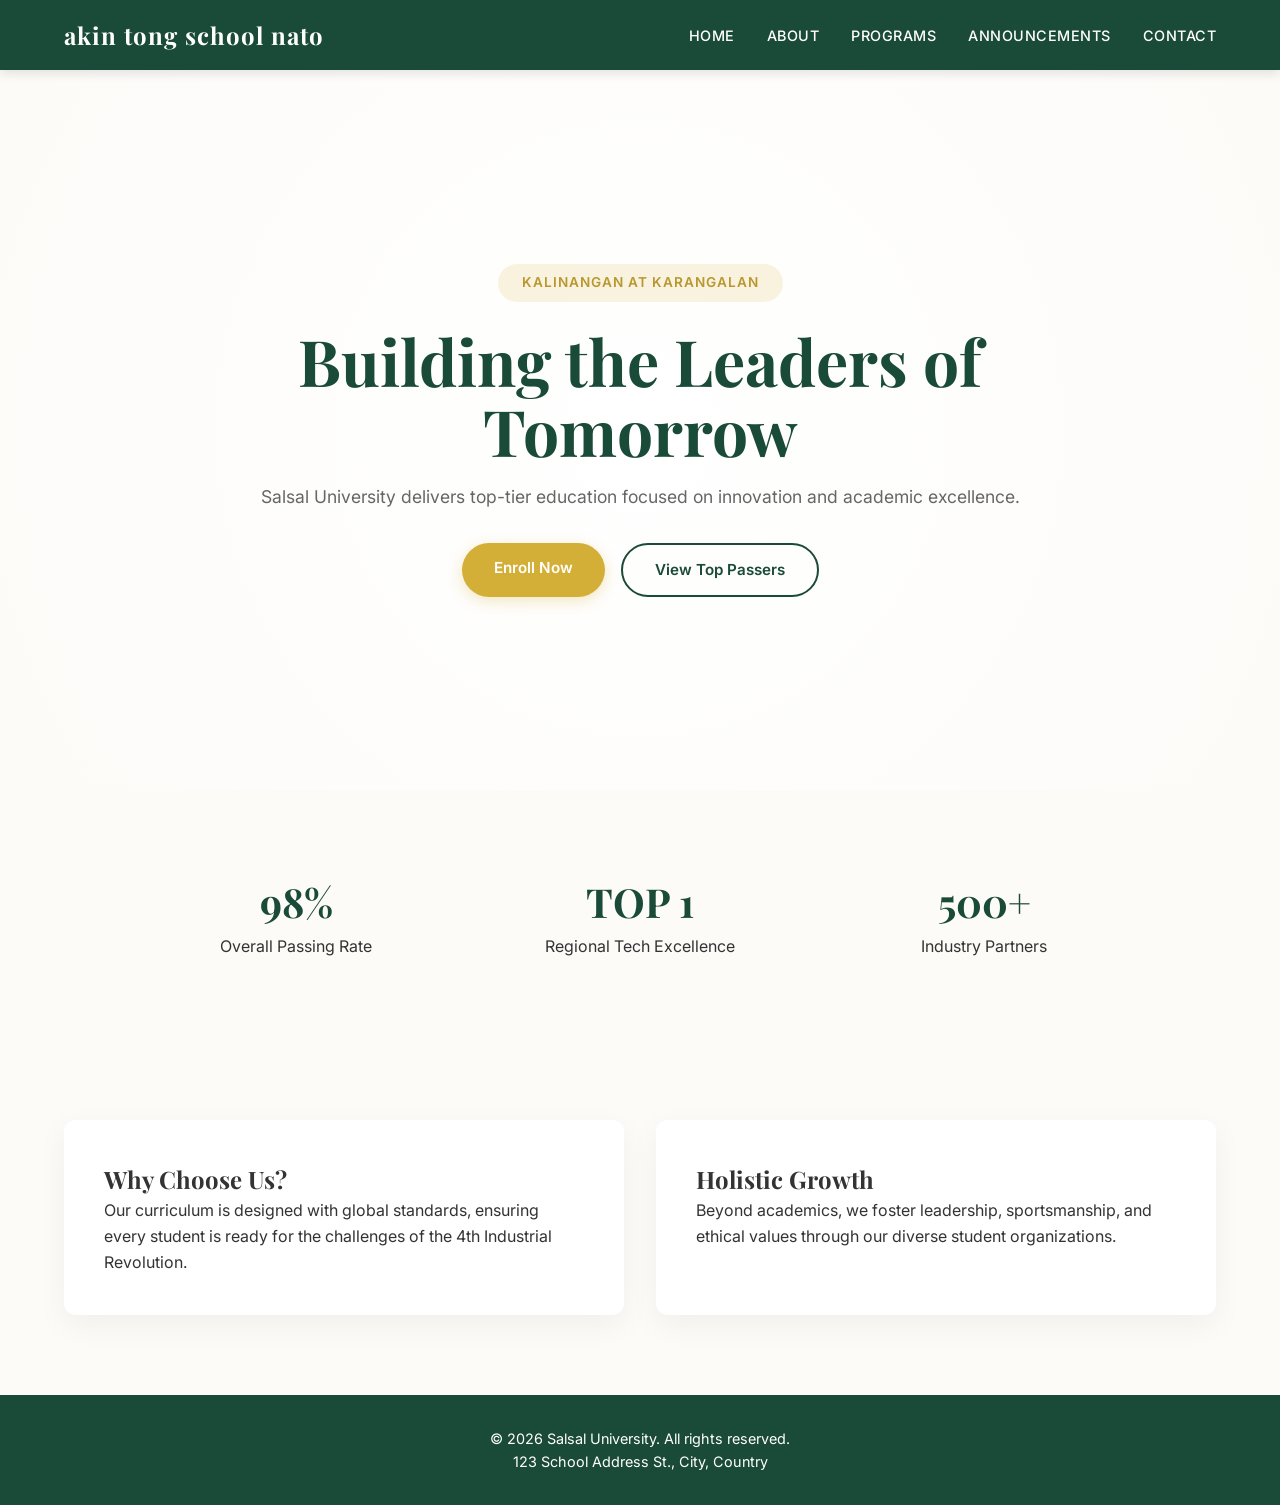
<file: index.html>
<!DOCTYPE html>
<html lang="en">
<head>
    <meta charset="UTF-8">
    <meta name="viewport" content="width=device-width, initial-scale=1.0">
    <title>Home | Salsal University</title>
    <link rel="stylesheet" href="style.css">
</head>
<body>
    <header>
      <div class="logo">akin tong school nato</div>
      <nav id="navMenu">
        <a href="index.html" class="nav-link active-link">Home</a>      
        <a href="about.html" class="nav-link">About</a>
        <a href="programs.html" class="nav-link">Programs</a>
        <a href="announcements.html" class="nav-link">Announcements</a>
        <a href="contact.html" class="nav-link">Contact</a>
        
      </nav>
      <div class="menu-btn" onclick="toggleMenu()">☰</div>
    </header>

    <section class="hero visible">
      <div class="hero-content">
        <div class="program-badge" style="background: rgba(212, 175, 55, 0.15)">Kalinangan at Karangalan</div>
        <h1>Building the Leaders of Tomorrow</h1>
        <p>Salsal University delivers top-tier education focused on innovation and academic excellence.</p>
        <div class="hero-actions">
          <a href="apply.html" class="btn-enroll">Enroll Now</a>
          <a href="top-passers.html" class="btn-passers">View Top Passers</a>
        </div>
      </div>
    </section>

    <section class="achievements visible">
      <div class="stats-container">
        <div class="stat-item">
          <h2>98%</h2>
          <p>Overall Passing Rate</p>
        </div>
        <div class="stat-item">
          <h2>TOP 1</h2>
          <p>Regional Tech Excellence</p>
        </div>
        <div class="stat-item">
          <h2>500+</h2>
          <p>Industry Partners</p>
        </div>
      </div>
    </section>

    <section class="info-grid visible">
      <div class="announcement-container">
        <div class="card">
          <div class="card-line"></div>
          <h2>Why Choose Us?</h2>
          <p>Our curriculum is designed with global standards, ensuring every student is ready for the challenges of the 4th Industrial Revolution.</p>
        </div>
        <div class="card">
          <div class="card-line"></div>
          <h2>Holistic Growth</h2>
          <p>Beyond academics, we foster leadership, sportsmanship, and ethical values through our diverse student organizations.</p>
        </div>
      </div>
    </section>

    <footer>
      <p>&copy; 2026 Salsal University. All rights reserved.</p>
      <p>123 School Address St., City, Country</p>
    </footer>
    <script src="script.js"></script>
</body>
</html>
</file>
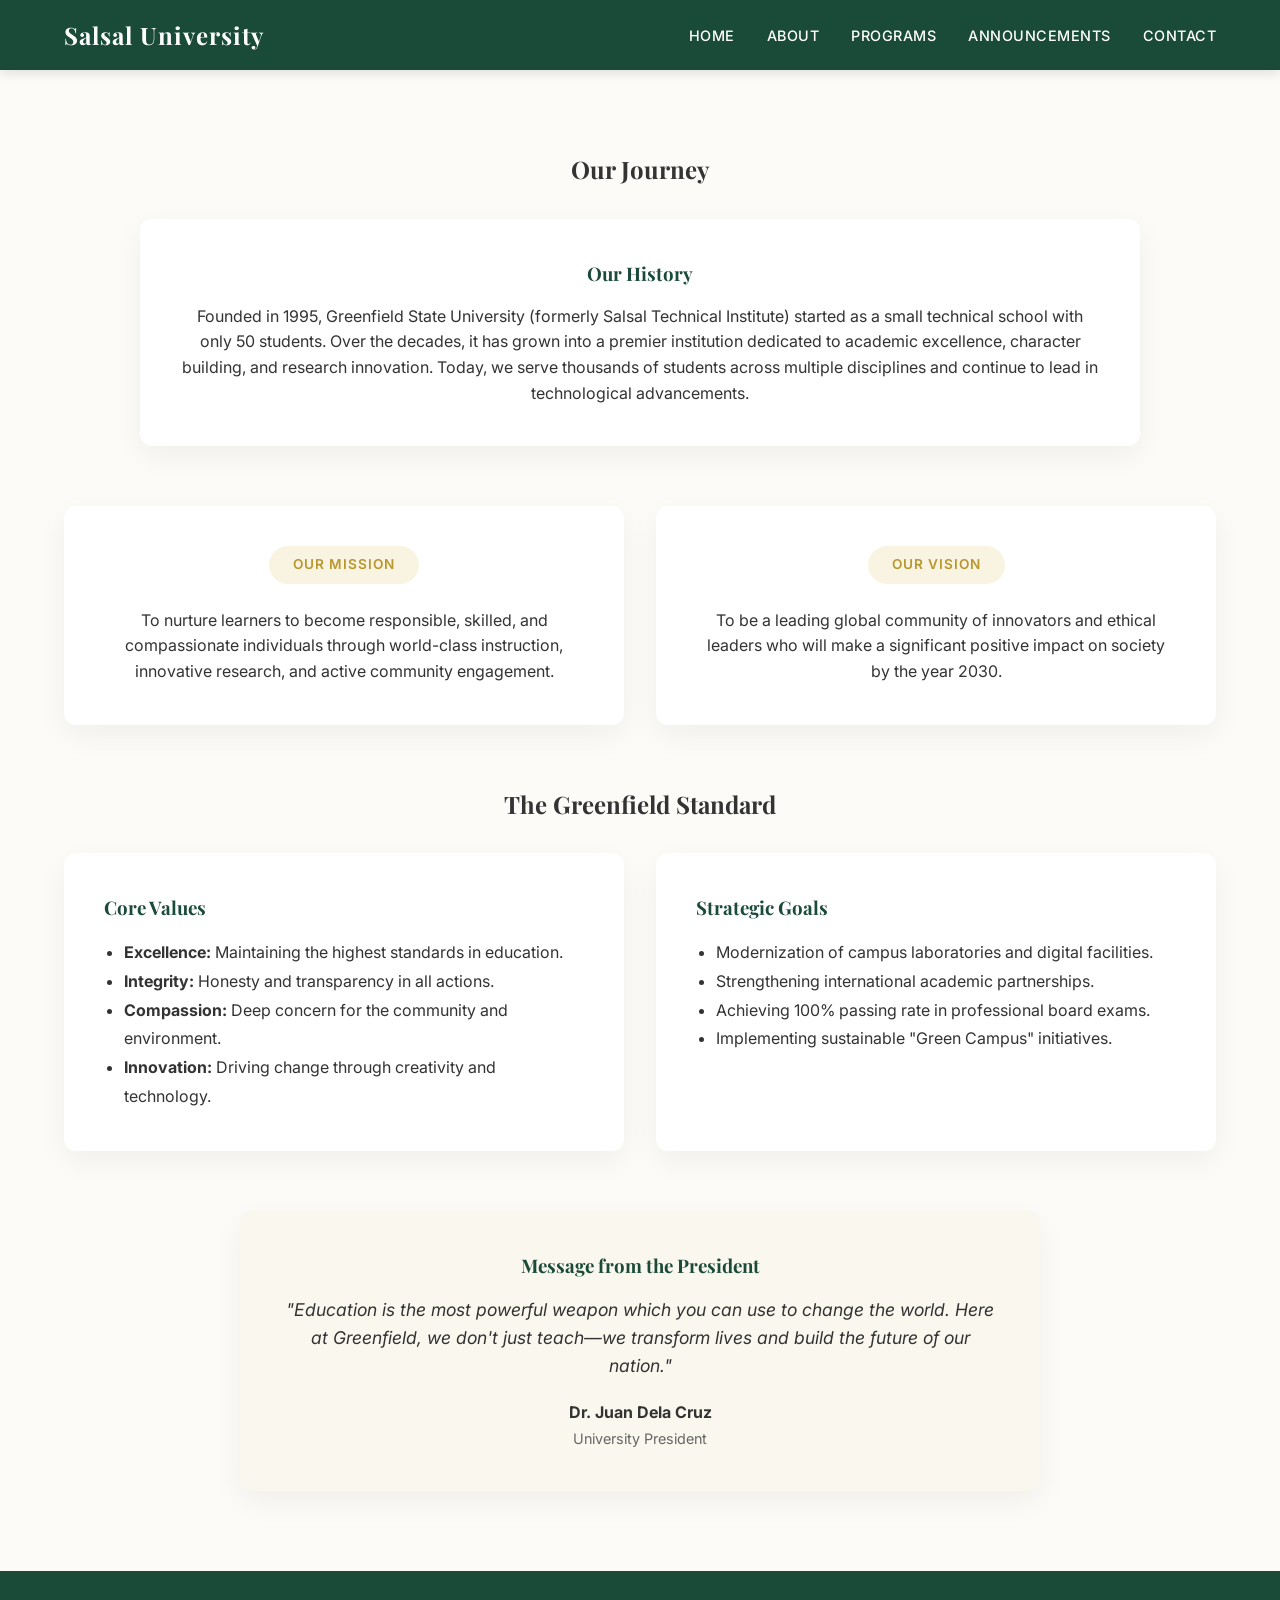
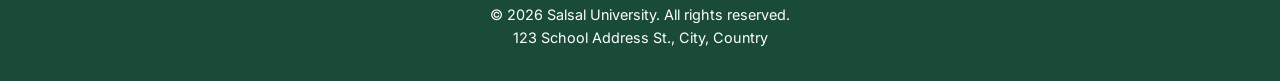
<file: about.html>
<!DOCTYPE html>
<html lang="en">
<head>
    <meta charset="UTF-8">
    <meta name="viewport" content="width=device-width, initial-scale=1.0">
    <title>About Us | Salsal University</title>
    <link rel="stylesheet" href="style.css">
</head>
<body>
    <header>
      <div class="logo">Salsal University</div>
      <nav id="navMenu">
        <a href="index.html" class="nav-link">Home</a> 
        <a href="about.html" class="nav-link">About</a>
        <a href="programs.html" class="nav-link">Programs</a>
        <a href="announcements.html" class="nav-link">Announcements</a>
        <a href="contact.html" class="nav-link">Contact</a>
      </nav>
      <div class="menu-btn" onclick="toggleMenu()">☰</div>
    </header>

    <main>
        <section class="programs">
            
            <h2 style="text-align: center; margin-bottom: 30px;">Our Journey</h2>
            <div class="card" style="max-width: 1000px; margin: 0 auto 60px auto; text-align: center;">
                <h3 style="color: var(--primary-color); margin-bottom: 15px;">Our History</h3>
                <p>Founded in 1995, Greenfield State University (formerly Salsal Technical Institute) started as a small technical school with only 50 students. Over the decades, it has grown into a premier institution dedicated to academic excellence, character building, and research innovation. Today, we serve thousands of students across multiple disciplines and continue to lead in technological advancements.</p>
            </div>

            <div class="announcement-container" style="margin-bottom: 60px;">
                <div class="card" style="text-align: center;">
                    <div class="program-badge">Our Mission</div>
                    <p>To nurture learners to become responsible, skilled, and compassionate individuals through world-class instruction, innovative research, and active community engagement.</p>
                </div>
                <div class="card" style="text-align: center;">
                    <div class="program-badge">Our Vision</div>
                    <p>To be a leading global community of innovators and ethical leaders who will make a significant positive impact on society by the year 2030.</p>
                </div>
            </div>

            <h2 style="text-align: center; margin-bottom: 30px;">The Greenfield Standard</h2>
            <div class="program-grid" style="margin-bottom: 60px;">
                <div class="program-card">
                    <h3 style="color: var(--primary-color); margin-bottom: 15px;">Core Values</h3>
                    <ul style="padding-left: 20px; line-height: 1.8;">
                        <li><strong>Excellence:</strong> Maintaining the highest standards in education.</li>
                        <li><strong>Integrity:</strong> Honesty and transparency in all actions.</li>
                        <li><strong>Compassion:</strong> Deep concern for the community and environment.</li>
                        <li><strong>Innovation:</strong> Driving change through creativity and technology.</li>
                    </ul>
                </div>
                
                <div class="program-card">
                    <h3 style="color: var(--primary-color); margin-bottom: 15px;">Strategic Goals</h3>
                    <ul style="padding-left: 20px; line-height: 1.8;">
                        <li>Modernization of campus laboratories and digital facilities.</li>
                        <li>Strengthening international academic partnerships.</li>
                        <li>Achieving 100% passing rate in professional board exams.</li>
                        <li>Implementing sustainable "Green Campus" initiatives.</li>
                    </ul>
                </div>
            </div>

            <div class="card" style="max-width: 800px; margin: 0 auto; text-align: center; background-color: rgba(212, 175, 55, 0.05);">
                <h3 style="color: var(--primary-color); margin-bottom: 15px;">Message from the President</h3>
                <p style="font-style: italic; margin-bottom: 20px; font-size: 1.1rem;">"Education is the most powerful weapon which you can use to change the world. Here at Greenfield, we don't just teach—we transform lives and build the future of our nation."</p>
                <p><strong>Dr. Juan Dela Cruz</strong><br><span style="color: var(--text-light); font-size: 0.9rem;">University President</span></p>
            </div>

        </section>
    </main>

    <footer>
      <p>&copy; 2026 Salsal University. All rights reserved.</p>
      <p>123 School Address St., City, Country</p>
    </footer>

    <script src="script.js"></script>
</body>
</html>
</file>
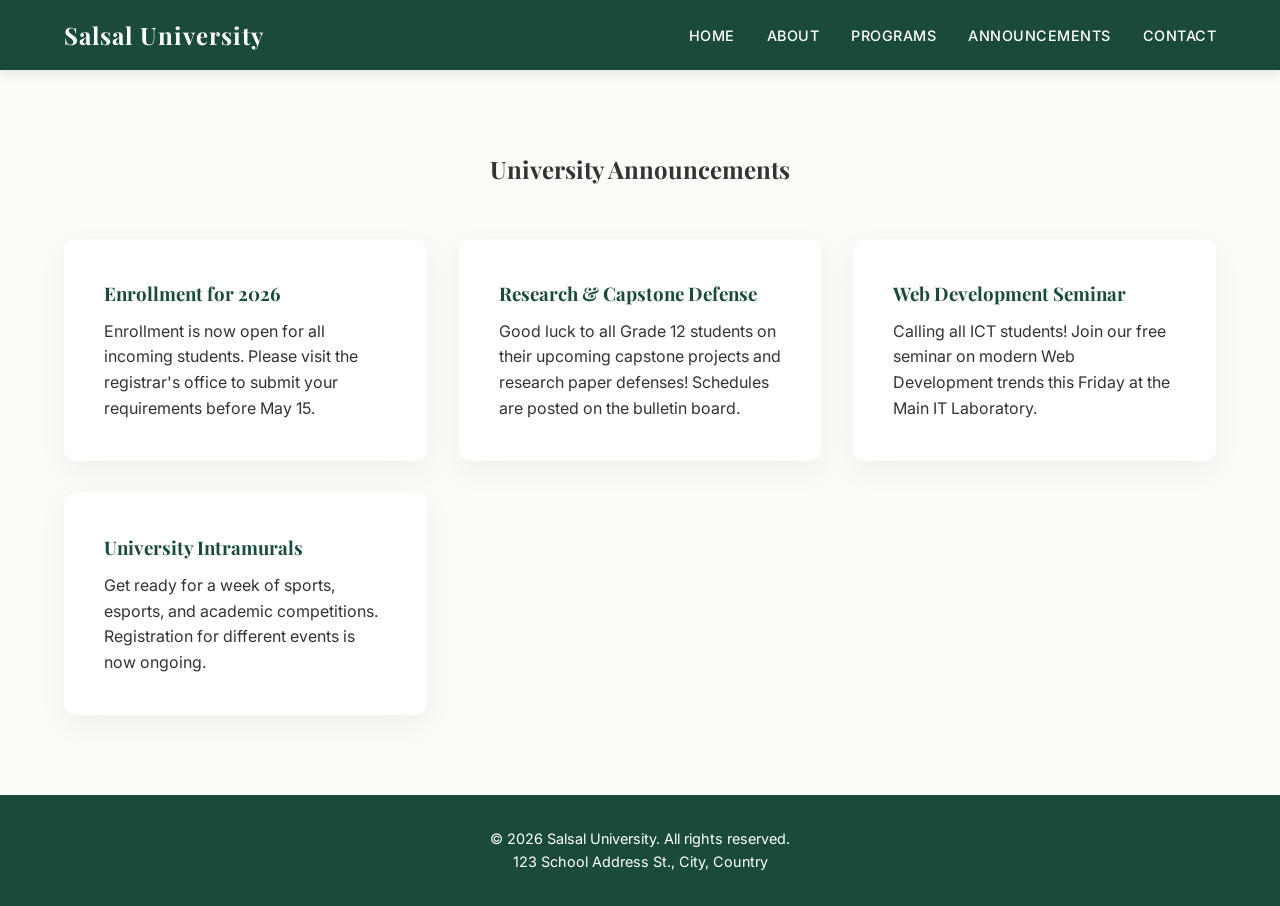
<file: announcements.html>
<!DOCTYPE html>
<html lang="en">
<head>
    <meta charset="UTF-8">
    <meta name="viewport" content="width=device-width, initial-scale=1.0">
    <title>Announcements | Salsal University</title>
    <link rel="stylesheet" href="style.css">
</head>
<body>
    <header>
      <div class="logo">Salsal University</div>
      <nav id="navMenu">
        <a href="index.html" class="nav-link">Home</a> 
        <a href="about.html" class="nav-link">About</a>
        <a href="programs.html" class="nav-link">Programs</a>
        <a href="announcements.html" class="nav-link">Announcements</a>
        <a href="contact.html" class="nav-link">Contact</a>
      </nav>
      <div class="menu-btn" onclick="toggleMenu()">☰</div>
    </header>

    <section class="programs">
      <h2 style="text-align: center; margin-bottom: 50px;">University Announcements</h2>
      
      <div class="announcement-container">
        <div class="card">
          <h3 style="color: var(--primary-color); margin-bottom: 10px;">Enrollment for 2026</h3>
          <p>Enrollment is now open for all incoming students. Please visit the registrar's office to submit your requirements before May 15.</p>
        </div>
        <div class="card">
          <h3 style="color: var(--primary-color); margin-bottom: 10px;">Research & Capstone Defense</h3>
          <p>Good luck to all Grade 12 students on their upcoming capstone projects and research paper defenses! Schedules are posted on the bulletin board.</p>
        </div>
        <div class="card">
          <h3 style="color: var(--primary-color); margin-bottom: 10px;">Web Development Seminar</h3>
          <p>Calling all ICT students! Join our free seminar on modern Web Development trends this Friday at the Main IT Laboratory.</p>
        </div>
        <div class="card">
          <h3 style="color: var(--primary-color); margin-bottom: 10px;">University Intramurals</h3>
          <p>Get ready for a week of sports, esports, and academic competitions. Registration for different events is now ongoing.</p>
        </div>
      </div>
    </section>

    <footer>
      <p>&copy; 2026 Salsal University. All rights reserved.</p>
      <p>123 School Address St., City, Country</p>
    </footer>
    <script src="script.js"></script>
</body>
</html>
</file>
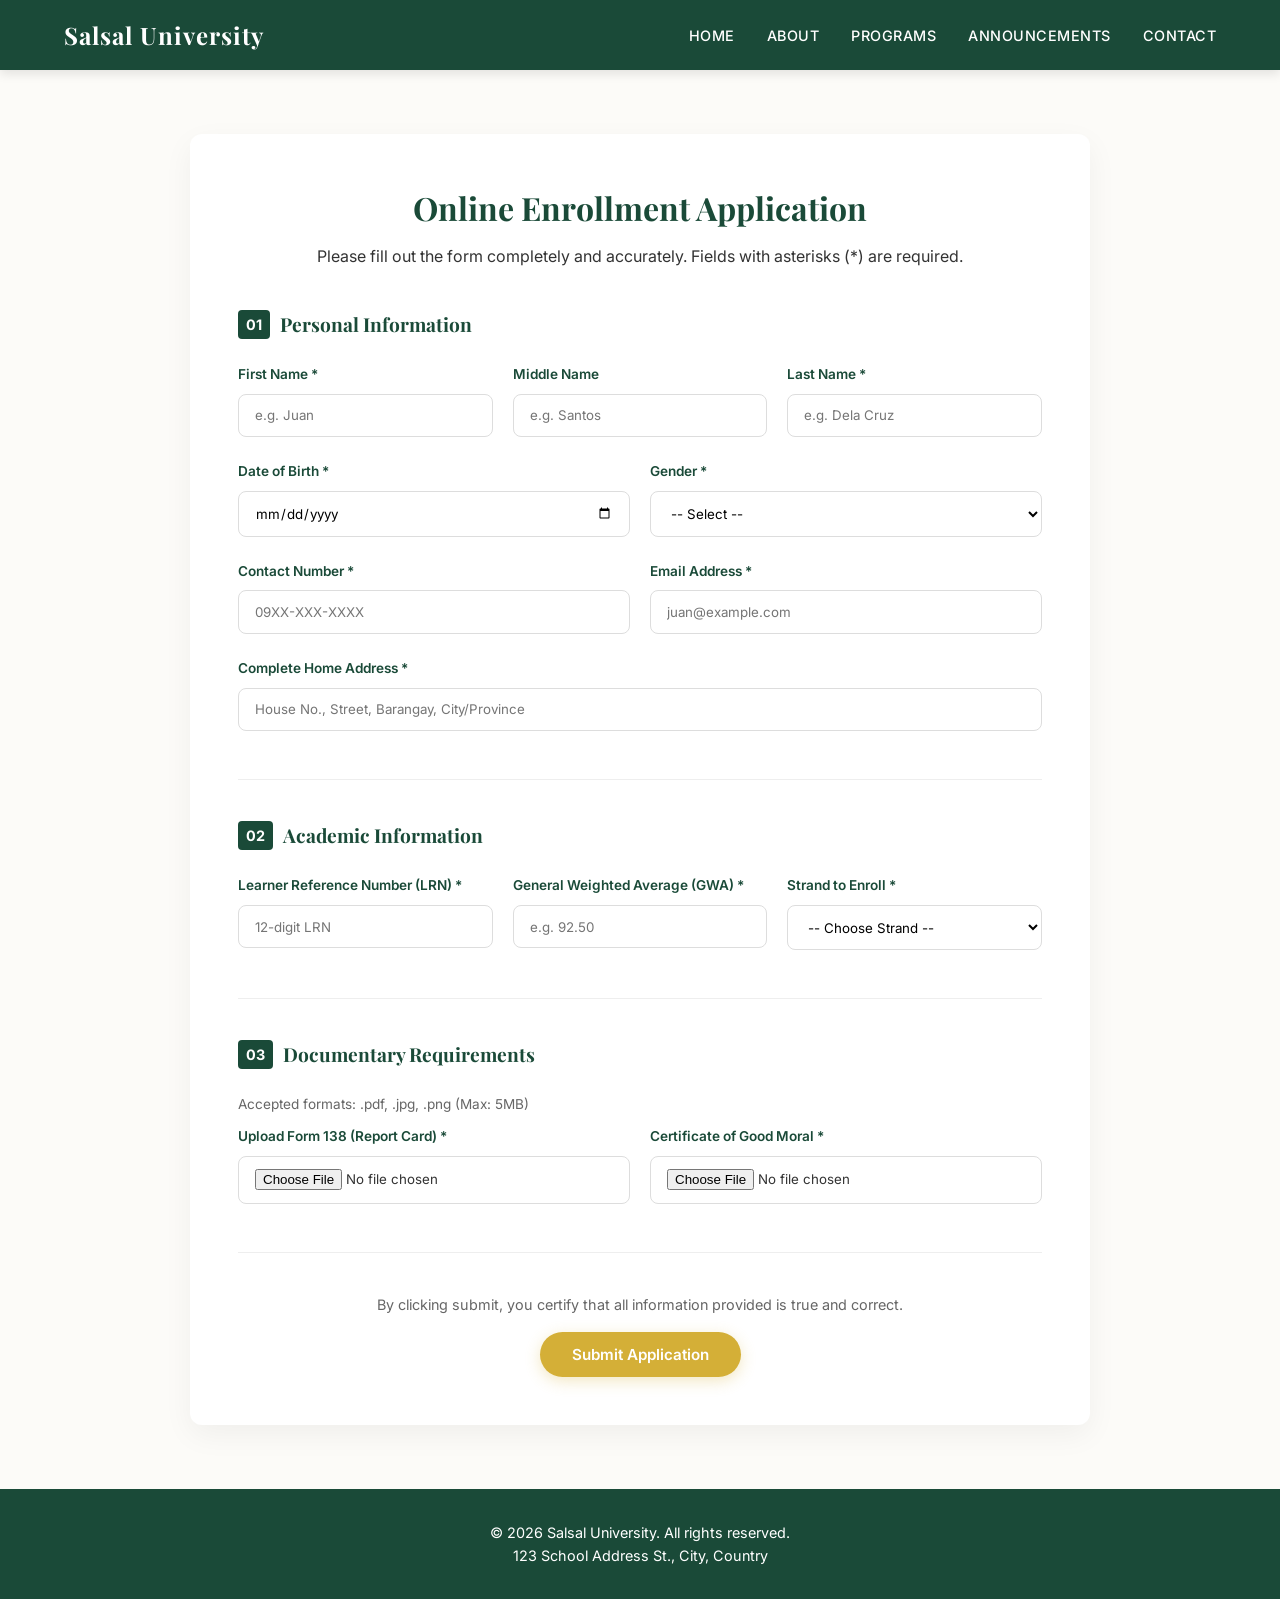
<file: apply.html>
<!DOCTYPE html>
<html lang="en">
<head>
    <meta charset="UTF-8">
    <meta name="viewport" content="width=device-width, initial-scale=1.0">
    <title>Apply Now - University</title>
    <link rel="stylesheet" href="style.css">
</head>
<body>
   <header>
  <div class="logo">Salsal University</div>
  <nav id="navMenu">
    <a href="index.html" class="nav-link">Home</a> 
    <a href="about.html" class="nav-link">About</a>
    <a href="programs.html" class="nav-link">Programs</a>
    <a href="announcements.html" class="nav-link">Announcements</a>
    <a href="contact.html" class="nav-link">Contact</a>
  </nav>
  <div class="menu-btn" onclick="toggleMenu()">☰</div>
</header>
<section class="apply-section">
  <div class="apply-container">
    <div class="apply-header">
      <h2>Online Enrollment Application</h2>
      <p>Please fill out the form completely and accurately. Fields with asterisks (*) are required.</p>
    </div>
    
    <form class="apply-form">
      <div class="form-section">
        <h3 class="form-section-title"><span>01</span> Personal Information</h3>
        <div class="form-grid">
          <div class="form-group">
            <label>First Name *</label>
            <input type="text" placeholder="e.g. Juan" required>
          </div>
          <div class="form-group">
            <label>Middle Name</label>
            <input type="text" placeholder="e.g. Santos">
          </div>
          <div class="form-group">
            <label>Last Name *</label>
            <input type="text" placeholder="e.g. Dela Cruz" required>
          </div>
        </div>
        
        <div class="form-grid dual">
          <div class="form-group">
            <label>Date of Birth *</label>
            <input type="date" required>
          </div>
          <div class="form-group">
            <label>Gender *</label>
            <select required>
              <option value="" disabled selected>-- Select --</option>
              <option value="male">Male</option>
              <option value="female">Female</option>
            </select>
          </div>
        </div>

        <div class="form-grid dual">
          <div class="form-group">
            <label>Contact Number *</label>
            <input type="tel" placeholder="09XX-XXX-XXXX" required>
          </div>
          <div class="form-group">
            <label>Email Address *</label>
            <input type="email" placeholder="juan@example.com" required>
          </div>
        </div>

        <div class="form-group full-width">
          <label>Complete Home Address *</label>
          <input type="text" placeholder="House No., Street, Barangay, City/Province" required>
        </div>
      </div>

      <div class="form-section">
        <h3 class="form-section-title"><span>02</span> Academic Information</h3>
        <div class="form-grid">
          <div class="form-group">
            <label>Learner Reference Number (LRN) *</label>
            <input type="number" placeholder="12-digit LRN" required>
          </div>
          <div class="form-group">
            <label>General Weighted Average (GWA) *</label>
            <input type="number" step="0.01" placeholder="e.g. 92.50" required>
          </div>
          <div class="form-group">
            <label>Strand to Enroll *</label>
            <select required>
              <option value="" disabled selected>-- Choose Strand --</option>
              <option value="ict">ICT</option>
              <option value="abm">ABM</option>
              <option value="humss">HUMSS</option>
            </select>
          </div>
        </div>
      </div>

      <div class="form-section">
        <h3 class="form-section-title"><span>03</span> Documentary Requirements</h3>
        <p class="upload-hint">Accepted formats: .pdf, .jpg, .png (Max: 5MB)</p>
        <div class="form-grid dual">
          <div class="form-group custom-file">
            <label>Upload Form 138 (Report Card) *</label>
            <input type="file" required>
          </div>
          <div class="form-group custom-file">
            <label>Certificate of Good Moral *</label>
            <input type="file" required>
          </div>
        </div>
      </div>

      <div class="form-footer">
        <p>By clicking submit, you certify that all information provided is true and correct.</p>
        <button type="submit" class="btn-enroll">Submit Application</button>
      </div>
    </form>
  </div>
</section>

    <footer>
      <div class="footer-content">
        <p>&copy; 2026 Salsal University. All rights reserved.</p>
        <p>123 School Address St., City, Country</p>
      </div>
    </footer>
    <script src="script.js"></script>
</body>
</html>
</file>
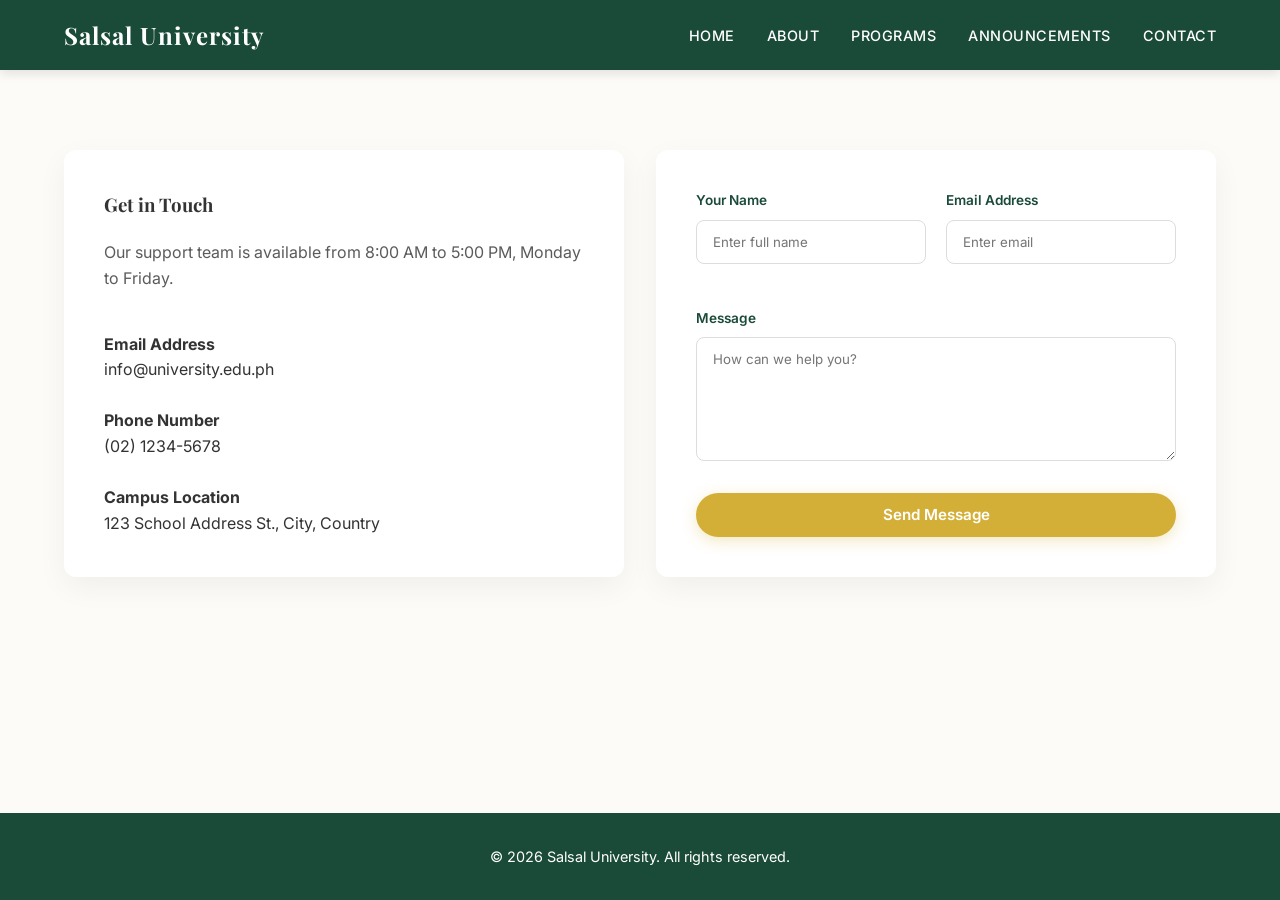
<file: contact.html>
<!DOCTYPE html>
<html lang="en">
<head>
    <meta charset="UTF-8">
    <meta name="viewport" content="width=device-width, initial-scale=1.0">
    <title>Contact | Salsal University</title>
    <link rel="stylesheet" href="style.css">
</head>
<body>
    <header>
  <div class="logo">Salsal University</div>
  <nav id="navMenu">
    <a href="index.html" class="nav-link">Home</a> 
    <a href="about.html" class="nav-link">About</a>
    <a href="programs.html" class="nav-link">Programs</a>
    <a href="announcements.html" class="nav-link">Announcements</a>
    <a href="contact.html" class="nav-link">Contact</a>
  </nav>
  <div class="menu-btn" onclick="toggleMenu()">☰</div>
</header>

    <section class="contact">
      <div class="contact-container">
        <div class="contact-info-sidebar">
          <h3>Get in Touch</h3>
          <p style="margin: 20px 0; opacity: 0.8;">Our support team is available from 8:00 AM to 5:00 PM, Monday to Friday.</p>
          <div style="margin-top: 40px;">
            <p style="color: var(--secondary); font-weight: 700;">Email Address</p>
            <p>info@university.edu.ph</p>
            <br>
            <p style="color: var(--secondary); font-weight: 700;">Phone Number</p>
            <p>(02) 1234-5678</p>
            <br>
            <p style="color: var(--secondary); font-weight: 700;">Campus Location</p>
            <p>123 School Address St., City, Country</p>
          </div>
        </div>

        <div class="contact-form-area">
          <form class="contact-form">
            <div style="display: grid; grid-template-columns: 1fr 1fr; gap: 20px; margin-bottom: 20px;">
              <div class="form-group">
                <label>Your Name</label>
                <input type="text" placeholder="Enter full name" required>
              </div>
              <div class="form-group">
                <label>Email Address</label>
                <input type="email" placeholder="Enter email" required>
              </div>
            </div>
            <div class="form-group">
              <label>Message</label>
              <textarea placeholder="How can we help you?" rows="6" required></textarea>
            </div>
            <button type="submit" class="btn-enroll" style="width: 100%;">Send Message</button>
          </form>
        </div>
      </div>
    </section>

    <footer>
      <p>&copy; 2026 Salsal University. All rights reserved.</p>
    </footer>
    <script src="script.js"></script>
</body>
</html>
</file>
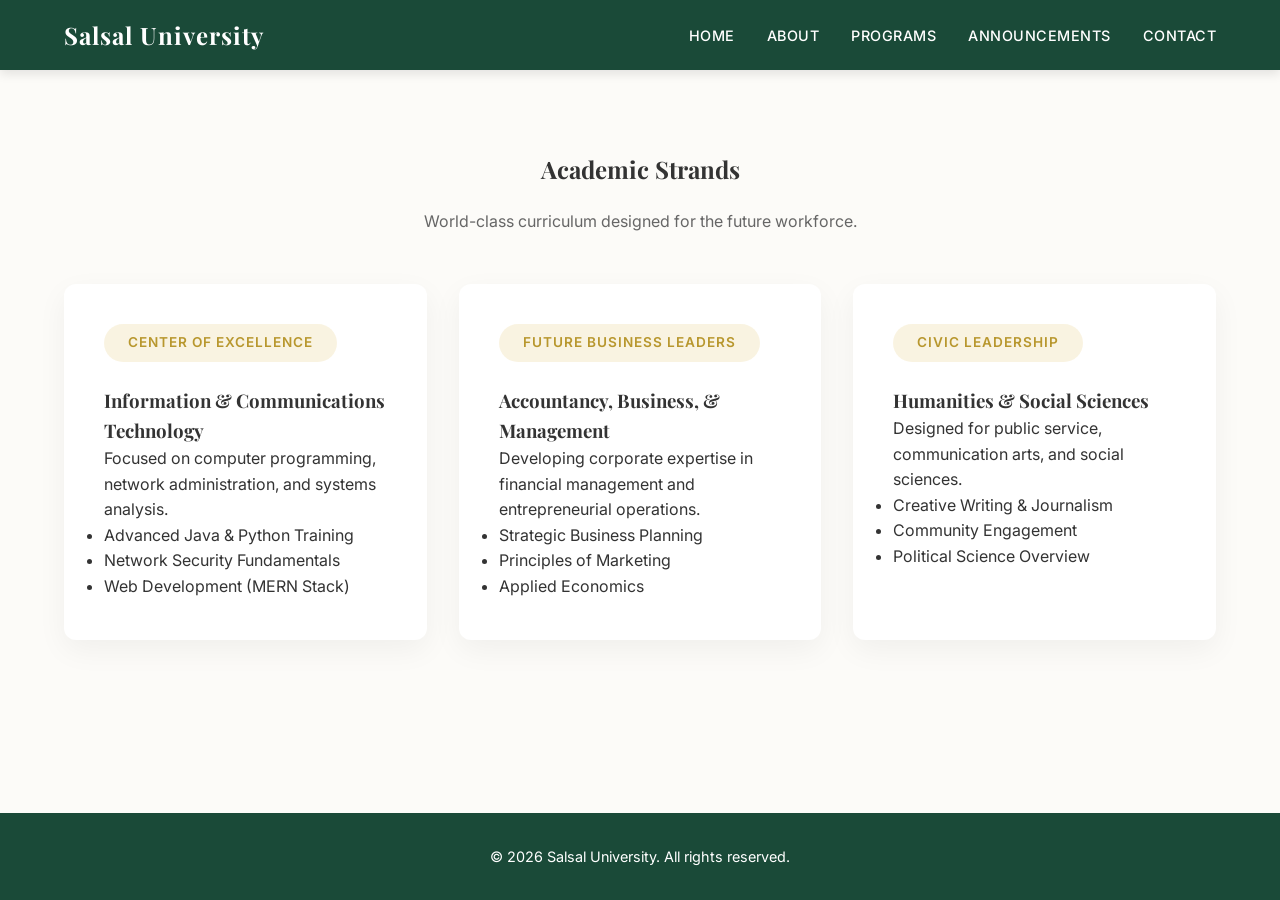
<file: programs.html>
<!DOCTYPE html>
<html lang="en">
<head>
    <meta charset="UTF-8">
    <meta name="viewport" content="width=device-width, initial-scale=1.0"> 
    <title>Salsal University</title>
    <link rel="stylesheet" href="style.css">
</head>
<body>
    <header>
  <div class="logo">Salsal University</div>
  <nav id="navMenu">
    <a href="index.html" class="nav-link">Home</a> 
    <a href="about.html" class="nav-link">About</a>
    <a href="programs.html" class="nav-link">Programs</a>
    <a href="announcements.html" class="nav-link">Announcements</a>
    <a href="contact.html" class="nav-link">Contact</a>
  </nav>
  <div class="menu-btn" onclick="toggleMenu()">☰</div>
</header>

    <section class="programs">
      <h2 style="text-align: center; margin-bottom: 20px;">Academic Strands</h2>
      <p style="text-align: center; color: #666; margin-bottom: 50px;">World-class curriculum designed for the future workforce.</p>

      <div class="program-grid">
        <div class="program-card">
          <div class="program-badge">Center of Excellence</div>
          <h3>Information & Communications Technology</h3>
          <p>Focused on computer programming, network administration, and systems analysis.</p>
          <ul class="program-features">
            <li>Advanced Java & Python Training</li>
            <li>Network Security Fundamentals</li>
            <li>Web Development (MERN Stack)</li>
          </ul>
        </div>

        <div class="program-card">
          <div class="program-badge">Future Business Leaders</div>
          <h3>Accountancy, Business, & Management</h3>
          <p>Developing corporate expertise in financial management and entrepreneurial operations.</p>
          <ul class="program-features">
            <li>Strategic Business Planning</li>
            <li>Principles of Marketing</li>
            <li>Applied Economics</li>
          </ul>
        </div>

        <div class="program-card">
          <div class="program-badge">Civic Leadership</div>
          <h3>Humanities & Social Sciences</h3>
          <p>Designed for public service, communication arts, and social sciences.</p>
          <ul class="program-features">
            <li>Creative Writing & Journalism</li>
            <li>Community Engagement</li>
            <li>Political Science Overview</li>
          </ul>
        </div>
      </div>
    </section>

    <footer>
      <p>&copy; 2026 Salsal University. All rights reserved.</p>
    </footer>
    <script src="script.js"></script>
</body>
</html>
</file>
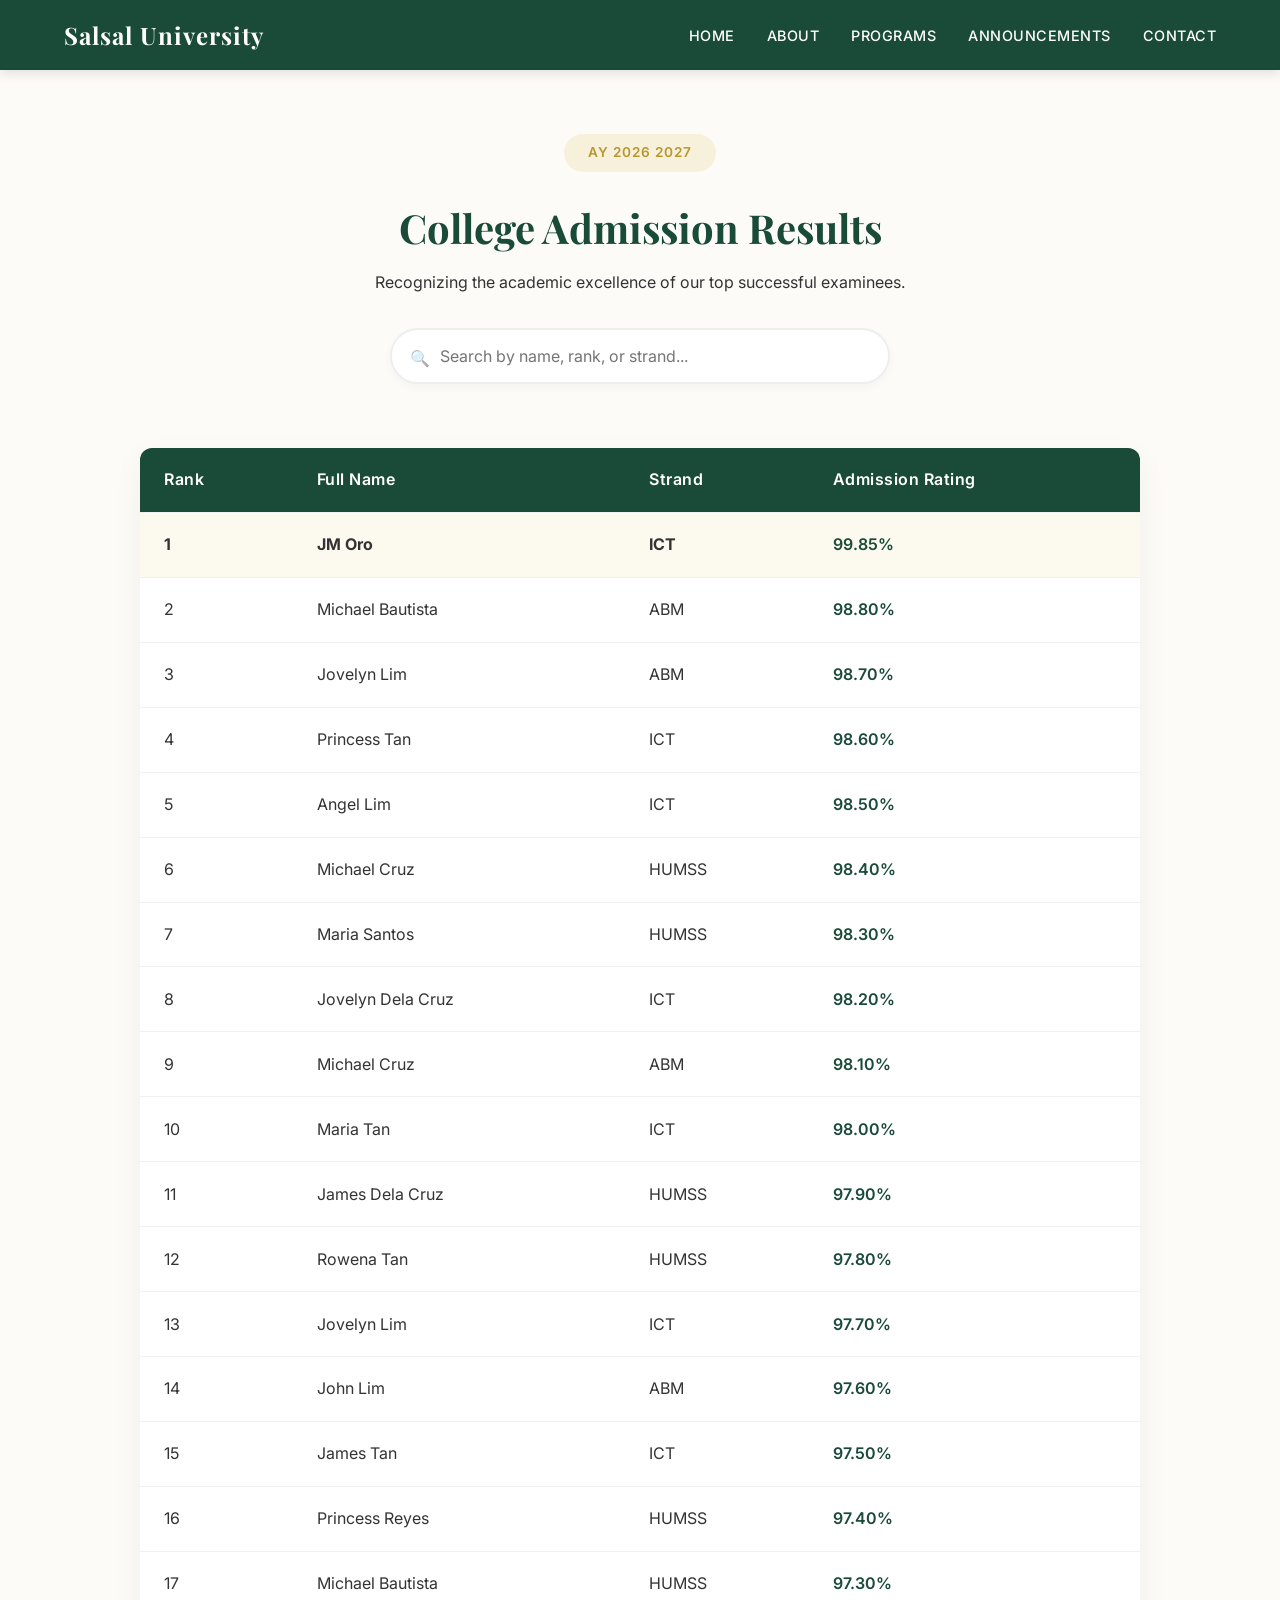
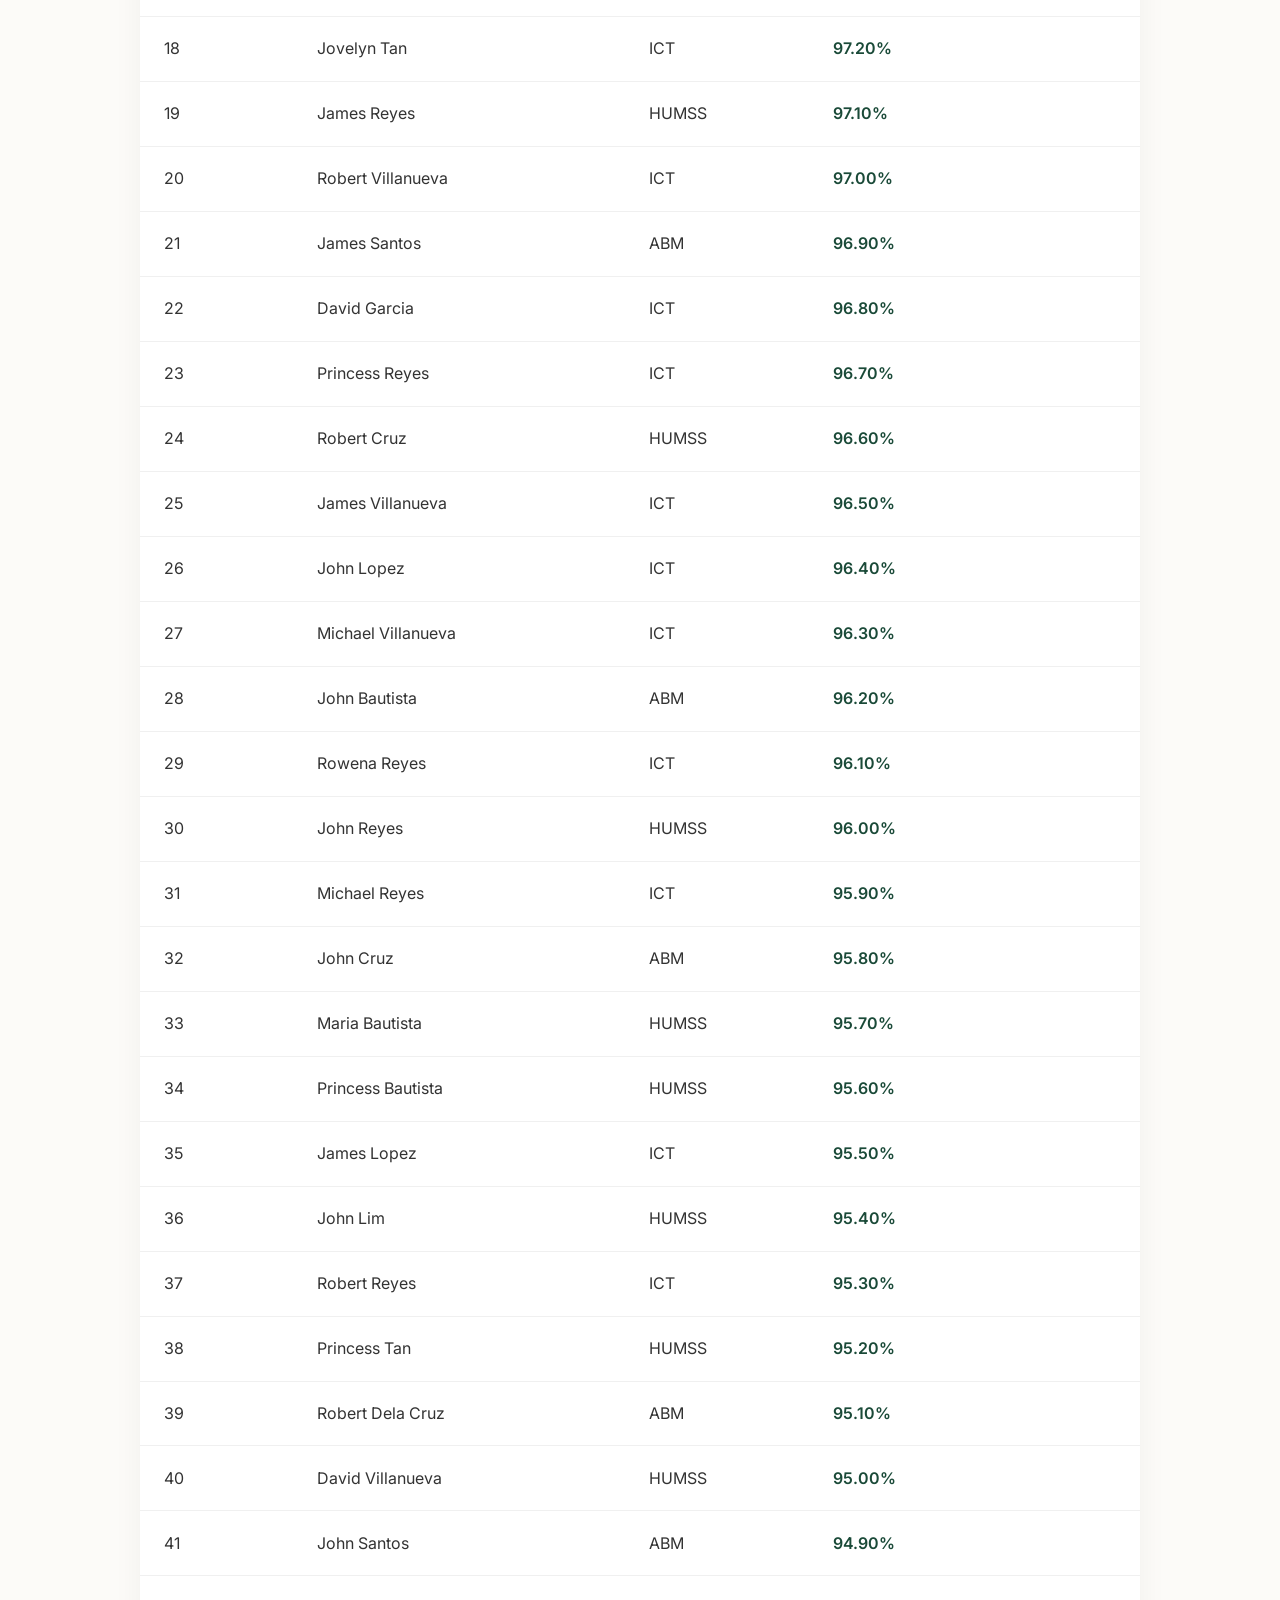
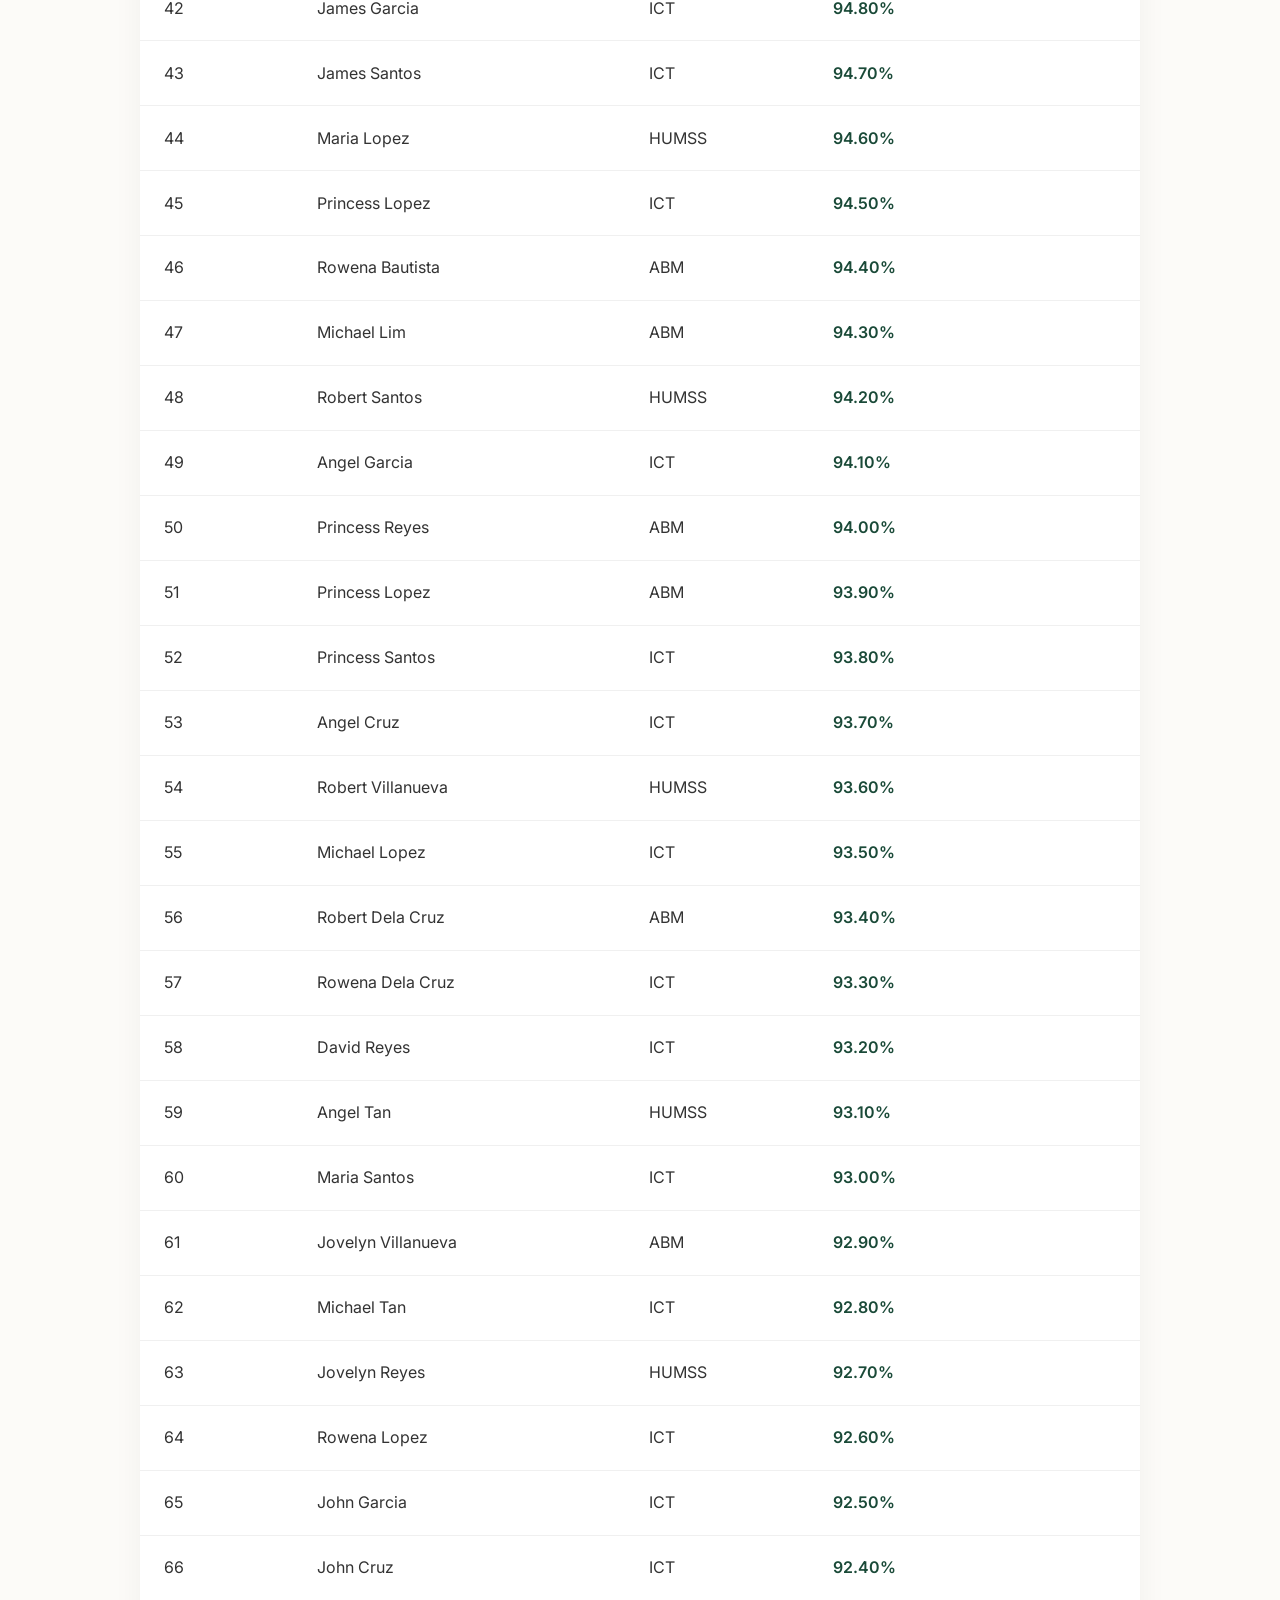
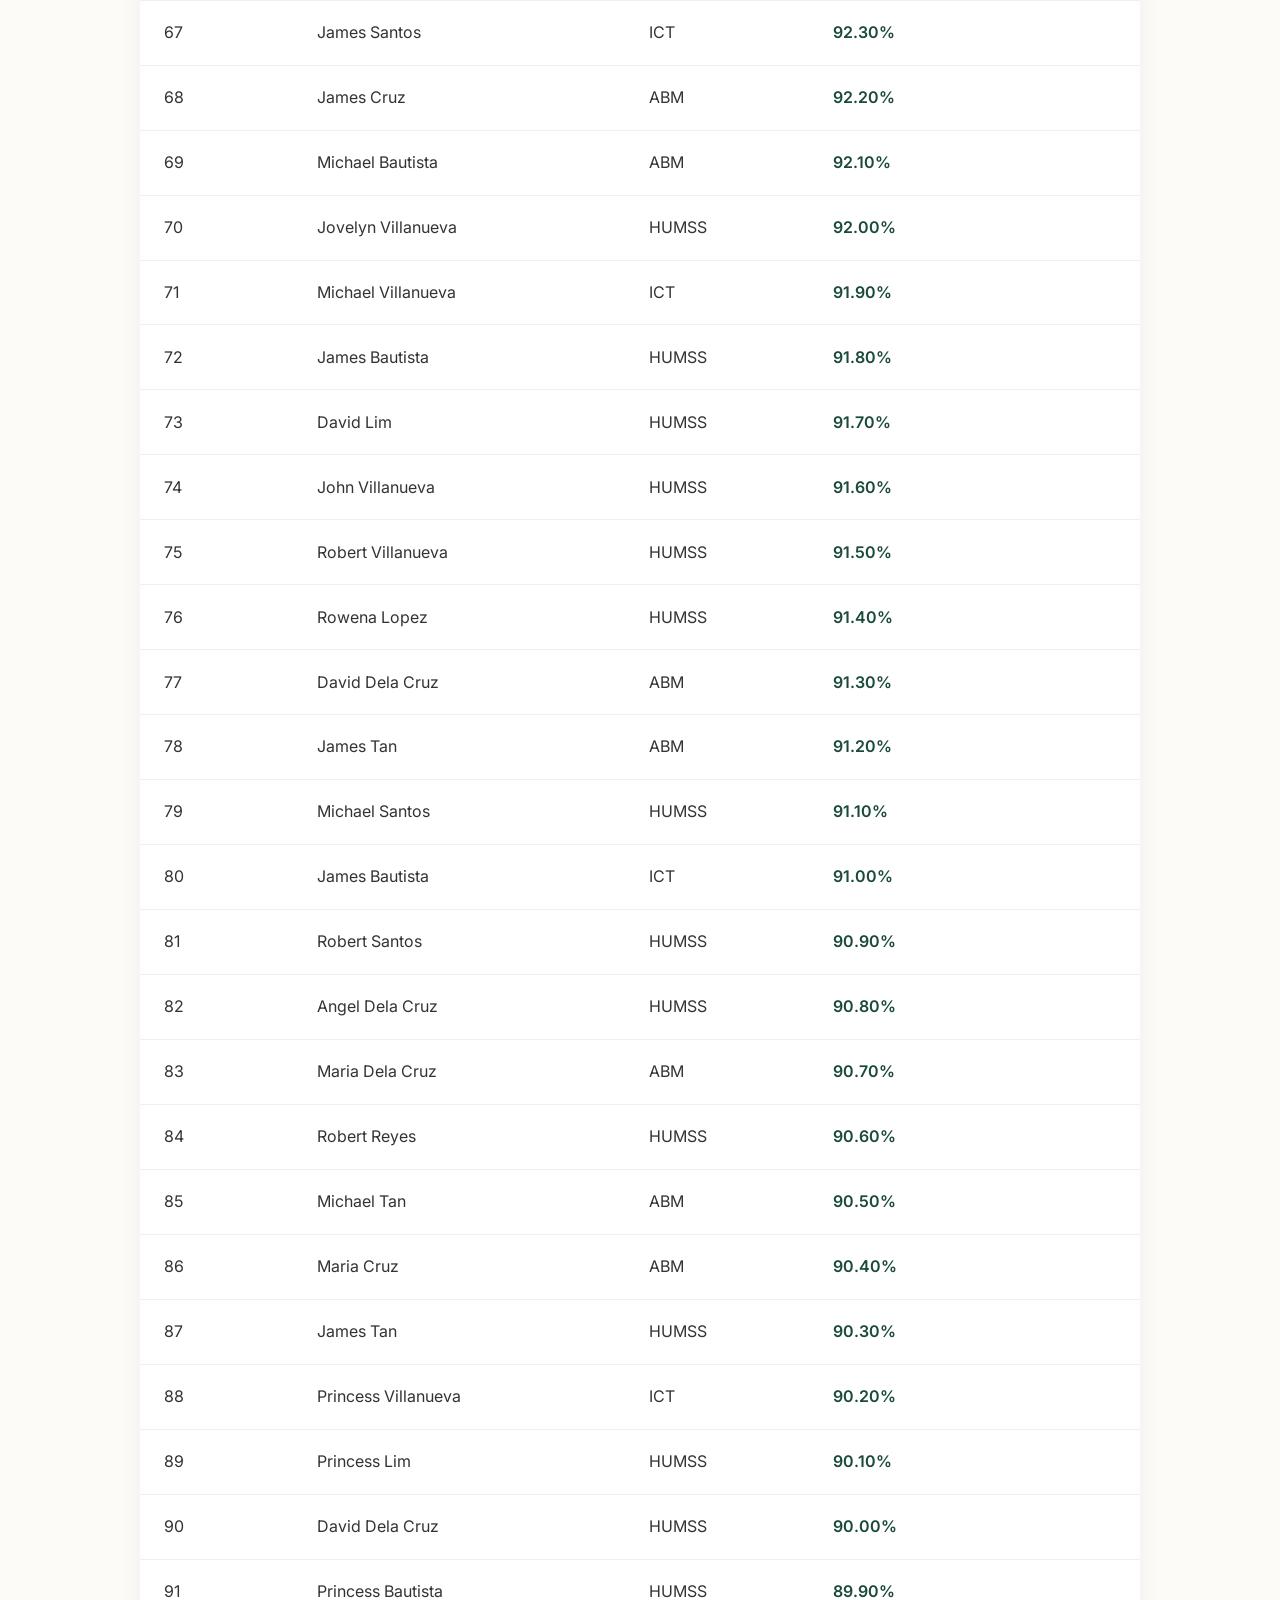
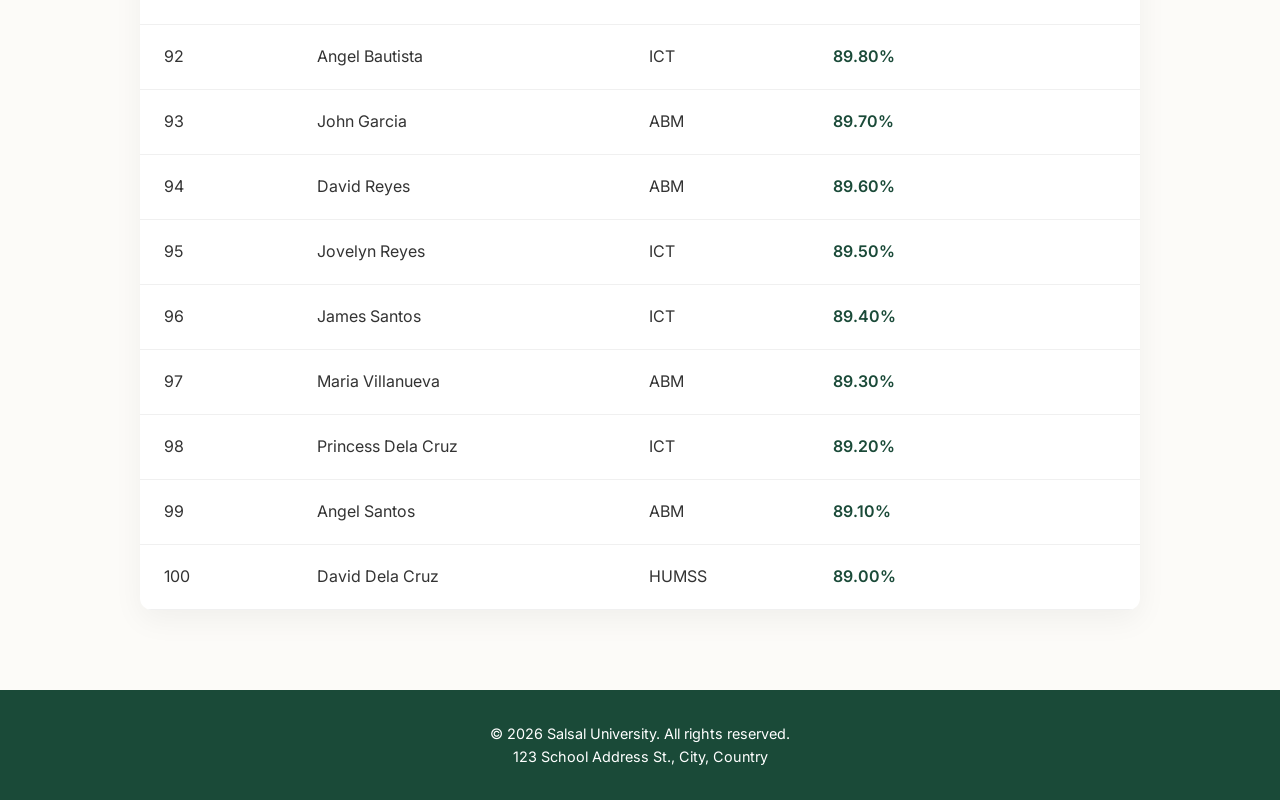
<file: top-passers.html>
<!DOCTYPE html>
<html lang="en">
<head>
    <meta charset="UTF-8">
    <meta name="viewport" content="width=device-width, initial-scale=1.0">
    <title>Top Passers | Salsal University</title>
    <link rel="stylesheet" href="style.css">
</head>
<body>
    <header>
  <div class="logo">Salsal University</div>
  <nav id="navMenu">
    <a href="index.html" class="nav-link">Home</a> 
    <a href="about.html" class="nav-link">About</a>
    <a href="programs.html" class="nav-link">Programs</a>
    <a href="announcements.html" class="nav-link">Announcements</a>
    <a href="contact.html" class="nav-link">Contact</a>
  </nav>
  <div class="menu-btn" onclick="toggleMenu()">☰</div>
</header>

    <main>
      <section class="passers-hero visible">
        <div class="program-badge">AY 2026 2027</div>
        <h1>College Admission Results</h1>
        <p>Recognizing the academic excellence of our top successful examinees.</p>
        
        <div class="search-wrapper">
          <input type="text" id="passerSearch" onkeyup="filterPassers()" placeholder="Search by name, rank, or strand...">
          <span class="search-icon" style="position: absolute; left: 20px; top: 18px; opacity: 0.5;">🔍</span>
        </div>
      </section>

      <section class="results-table-section visible">
        <div class="table-container">
          <table id="passersTable">
            <thead>
              <tr>
                <th>Rank</th>
                <th>Full Name</th>
                <th>Strand</th>
                <th>Admission Rating</th>
              </tr>
            </thead>
            <tbody id="passersBody">
              </tbody>
          </table>
        </div>
      </section>
    </main>

    <footer>
      <p>&copy; 2026 Salsal University. All rights reserved.</p>
      <p>123 School Address St., City, Country</p>
    </footer>

    <script>
      // DATA GENERATOR PARA SA 100 PASSERS
      const strands = ["ICT", "ABM", "HUMSS"];
      const firstNames = ["James", "Maria", "John", "Princess", "Robert", "Angel", "Michael", "Jovelyn", "David", "Rowena"];
      const lastNames = ["Reyes", "Garcia", "Tan", "Cruz", "Bautista", "Santos", "Lopez", "Dela Cruz", "Villanueva", "Lim"];
      
      const passersBody = document.getElementById("passersBody");
      let htmlRows = "";

      // Rank 1: JM Oro (Static)
      htmlRows += `
        <tr style="background: rgba(212, 175, 55, 0.08); font-weight: 700;">
          <td>1</td>
          <td>JM Oro</td>
          <td>ICT</td>
          <td class="rating">99.85%</td>
        </tr>
      `;

      // Loop para i-generate ang Rank 2 hanggang 100
      for (let i = 2; i <= 100; i++) {
        const randomFirst = firstNames[Math.floor(Math.random() * firstNames.length)];
        const randomLast = lastNames[Math.floor(Math.random() * lastNames.length)];
        const randomStrand = strands[Math.floor(Math.random() * strands.length)];
        const randomRating = (99 - (i * 0.1)).toFixed(2); // Dahan dahang bumababa ang rating base sa rank

        htmlRows += `
          <tr>
            <td>${i}</td>
            <td>${randomFirst} ${randomLast}</td>
            <td>${randomStrand}</td>
            <td class="rating">${randomRating}%</td>
          </tr>
        `;
      }

      passersBody.innerHTML = htmlRows;

      // SEARCH FUNCTION
      function filterPassers() {
        const input = document.getElementById("passerSearch");
        const filter = input.value.toUpperCase();
        const table = document.getElementById("passersTable");
        const tr = table.getElementsByTagName("tr");

        for (let i = 1; i < tr.length; i++) {
          let text = tr[i].textContent || tr[i].innerText;
          tr[i].style.display = text.toUpperCase().indexOf(filter) > -1 ? "" : "none";
        }
      }
    </script>
    <script src="script.js"></script>
</body>
</html>
</file>
<file: style.css>
/* Import Premium Fonts */
@import url('https://fonts.googleapis.com/css2?family=Inter:wght@300;400;500;600&family=Playfair+Display:wght@600;700&display=swap');

/* CSS Variables para madali palitan ang theme */
:root {
  --primary-color: #1a4a38; /* Dark Green */
  --secondary-color: #d4af37; /* Gold */
  --bg-color: #fcfbf8; /* Cream/Off-white */
  --text-main: #333333;
  --text-light: #666666;
  --white: #ffffff;
  --transition: all 0.3s ease;
}

* {
  margin: 0;
  padding: 0;
  box-sizing: border-box;
  font-family: 'Inter', sans-serif;
}

body {
  background-color: var(--bg-color);
  color: var(--text-main);
  line-height: 1.6;
  
  /* --- STICKY FOOTER --- */
  display: flex;
  flex-direction: column;
  min-height: 100vh;
}

/* Typography para sa "High University" feel */
h1, h2, h3, .logo {
  font-family: 'Playfair Display', serif;
}

/* ===== HEADER & NAVIGATION ===== */
header {
  background-color: var(--primary-color);
  color: var(--white);
  padding: 1rem 5%;
  display: flex;
  justify-content: space-between;
  align-items: center;
  position: sticky;
  top: 0;
  z-index: 1000;
  box-shadow: 0 4px 10px rgba(0,0,0,0.1);
}

.logo {
  font-size: 1.5rem;
  font-weight: 700;
  letter-spacing: 1px;
}

nav {
  display: flex;
  gap: 2rem;
}

.nav-link {
  color: var(--white);
  text-decoration: none;
  font-size: 0.9rem;
  font-weight: 500;
  text-transform: uppercase;
  letter-spacing: 0.5px;
  transition: var(--transition);
}

.nav-link:hover {
  color: var(--secondary-color);
}

.menu-btn {
  display: none;
  font-size: 1.5rem;
  cursor: pointer;
}

/* ===== HERO SECTION ===== */
.hero {
  min-height: 80vh;
  display: flex;
  align-items: center;
  justify-content: center;
  text-align: center;
  padding: 2rem 5%;
  background: radial-gradient(circle at center, #ffffff 0%, var(--bg-color) 100%);
}

.hero-content {
  max-width: 800px;
}

.program-badge {
  display: inline-block;
  background: rgba(212, 175, 55, 0.15);
  color: #b8972e;
  padding: 0.5rem 1.5rem;
  border-radius: 50px;
  font-size: 0.85rem;
  font-weight: 600;
  text-transform: uppercase;
  margin-bottom: 1.5rem;
  letter-spacing: 1px;
}

.hero h1 {
  font-size: 4rem;
  color: var(--primary-color);
  margin-bottom: 1rem;
  line-height: 1.1;
}

.hero p {
  font-size: 1.1rem;
  color: var(--text-light);
  margin-bottom: 2rem;
}

.hero-actions {
  display: flex;
  gap: 1rem;
  justify-content: center;
}

/* Buttons */
.btn-enroll, .btn-passers {
  padding: 0.8rem 2rem;
  border-radius: 30px;
  text-decoration: none;
  font-weight: 600;
  font-size: 0.95rem;
  transition: var(--transition);
  cursor: pointer;
  border: none;
  display: inline-block;
}

.btn-enroll {
  background-color: var(--secondary-color);
  color: var(--white);
  box-shadow: 0 4px 15px rgba(212, 175, 55, 0.3);
}

.btn-enroll:hover {
  background-color: #b8972e;
  transform: translateY(-2px);
}

.btn-passers {
  background-color: transparent;
  color: var(--primary-color);
  border: 2px solid var(--primary-color);
}

.btn-passers:hover {
  background-color: var(--primary-color);
  color: var(--white);
}

/* ===== GRIDS & CARDS ===== */
.achievements, .info-grid, .programs, .contact {
  padding: 5rem 5%;
}

.stats-container {
  display: grid;
  grid-template-columns: repeat(auto-fit, minmax(200px, 1fr));
  gap: 2rem;
  text-align: center;
  max-width: 1000px;
  margin: 0 auto;
}

.stat-item h2 {
  font-size: 2.5rem;
  color: var(--primary-color);
}

.announcement-container, .program-grid, .contact-container {
  display: grid;
  grid-template-columns: repeat(auto-fit, minmax(300px, 1fr));
  gap: 2rem;
  max-width: 1200px;
  margin: 0 auto;
}

.card, .program-card, .contact-info-sidebar, .contact-form-area {
  background: var(--white);
  padding: 2.5rem;
  border-radius: 12px;
  box-shadow: 0 10px 30px rgba(0,0,0,0.05);
  transition: var(--transition);
}

.card:hover, .program-card:hover {
  transform: translateY(-5px);
  box-shadow: 0 15px 35px rgba(0,0,0,0.08);
}

/* Forms */
.form-group {
  margin-bottom: 1.5rem;
  text-align: left;
}

.form-group label {
  display: block;
  font-size: 0.85rem;
  font-weight: 600;
  color: var(--primary-color);
  margin-bottom: 0.5rem;
}

.form-group input, .form-group textarea, .form-group select {
  width: 100%;
  padding: 0.8rem 1rem;
  border: 1px solid #ddd;
  border-radius: 8px;
  font-family: 'Inter', sans-serif;
  transition: var(--transition);
  background-color: var(--white);
}

.form-group input:focus, .form-group textarea:focus, .form-group select:focus {
  outline: none;
  border-color: var(--primary-color);
  box-shadow: 0 0 0 3px rgba(26, 74, 56, 0.1);
}

/* ===== DAGDAG PARA SA APPLY.HTML ===== */
.apply-section {
  padding: 4rem 5%;
  display: flex;
  justify-content: center;
}

.apply-container {
  background-color: var(--white);
  max-width: 900px;
  width: 100%;
  padding: 3rem;
  border-radius: 12px;
  box-shadow: 0 10px 30px rgba(0,0,0,0.05);
}

.apply-header {
  text-align: center;
  margin-bottom: 2.5rem;
}

.apply-header h2 {
  color: var(--primary-color);
  font-size: 2rem;
  margin-bottom: 10px;
}

.form-section {
  margin-bottom: 2.5rem;
  padding-bottom: 1.5rem;
  border-bottom: 1px solid #eee;
}

.form-section-title {
  color: var(--primary-color);
  font-size: 1.2rem;
  margin-bottom: 1.5rem;
  display: flex;
  align-items: center;
  gap: 10px;
}

.form-section-title span {
  background-color: var(--primary-color);
  color: var(--white);
  padding: 3px 8px;
  border-radius: 4px;
  font-size: 0.9rem;
}

.form-grid {
  display: grid;
  grid-template-columns: repeat(auto-fit, minmax(250px, 1fr));
  gap: 20px;
}

.form-grid.dual {
  grid-template-columns: repeat(auto-fit, minmax(350px, 1fr));
}

.form-group.full-width {
  grid-column: 1 / -1;
}

.upload-hint {
  font-size: 0.85rem;
  color: var(--text-light);
  margin-bottom: 10px;
}

.form-footer {
  text-align: center;
  margin-top: 2rem;
}

.form-footer p {
  font-size: 0.9rem;
  margin-bottom: 1rem;
  color: var(--text-light);
}

/* ===== DAGDAG PARA SA TOP-PASSERS.HTML ===== */
.passers-hero {
  text-align: center;
  padding: 4rem 5% 2rem;
}

.passers-hero h1 {
  color: var(--primary-color);
  font-size: 2.5rem;
  margin-bottom: 10px;
}

.search-wrapper {
  max-width: 500px;
  margin: 2rem auto;
  position: relative;
}

.search-wrapper input {
  width: 100%;
  padding: 1rem 1rem 1rem 3rem;
  border: 2px solid #eee;
  border-radius: 30px;
  font-size: 1rem;
  transition: var(--transition);
  box-shadow: 0 4px 10px rgba(0,0,0,0.03);
}

.search-wrapper input:focus {
  outline: none;
  border-color: var(--primary-color);
  box-shadow: 0 4px 15px rgba(26, 74, 56, 0.1);
}

.results-table-section {
  padding: 0 5% 5rem;
  display: flex;
  justify-content: center;
}

.table-container {
  background-color: var(--white);
  max-width: 1000px;
  width: 100%;
  border-radius: 12px;
  box-shadow: 0 10px 30px rgba(0,0,0,0.05);
  overflow: hidden; 
  overflow-x: auto; 
}

table {
  width: 100%;
  border-collapse: collapse;
  text-align: left;
}

thead {
  background-color: var(--primary-color);
  color: var(--white);
}

th, td {
  padding: 1.2rem 1.5rem;
  border-bottom: 1px solid #f0f0f0;
}

th {
  font-weight: 600;
  letter-spacing: 0.5px;
}

tbody tr {
  transition: var(--transition);
}

tbody tr:hover {
  background-color: #fcfcfc;
}

.rating {
  font-weight: 600;
  color: var(--primary-color);
}

/* Footer */
footer {
  background-color: var(--primary-color);
  color: var(--white);
  text-align: center;
  padding: 2rem 5%;
  font-size: 0.9rem;
  margin-top: auto; 
}


/* ========================================================= */
/* ===== MOBILE RESPONSIVENESS (Laging nasa pinakababa) ===== */
/* ========================================================= */
@media screen and (max-width: 768px) {
  /* Navbar Adjustments */
  .menu-btn {
    display: block; 
  }

  nav {
    position: absolute;
    top: 100%;
    left: 0;
    width: 100%;
    background-color: var(--primary-color);
    flex-direction: column;
    padding: 2rem 0;
    gap: 1.5rem;
    text-align: center;
    clip-path: polygon(0 0, 100% 0, 100% 0, 0 0);
    transition: clip-path 0.4s ease-in-out;
  }

  nav.active {
    clip-path: polygon(0 0, 100% 0, 100% 100%, 0 100%);
  }

  /* General Text Adjustments */
  .hero h1 { font-size: 2.5rem; }
  .passers-hero h1 { font-size: 2rem; }
  
  /* Layout Adjustments */
  .hero-actions {
    flex-direction: column;
  }
  
  /* Pipilitin ang mga grid at forms na pumatong-patong (1 column) sa phone */
  .contact-container form > div,
  .form-grid, 
  .form-grid.dual {
    grid-template-columns: 1fr !important;
  }

  /* Bawasan ang padding sa maliit na screen para mas lumaki ang space ng content */
  .apply-section { padding: 2rem 5%; }
  .apply-container { padding: 1.5rem; }
  
  .achievements, .info-grid, .programs, .contact {
    padding: 3rem 5%;
  }

  /* Table Adjustments for Mobile */
  th, td { 
    padding: 1rem; 
    font-size: 0.85rem; 
  }
}
</file>
